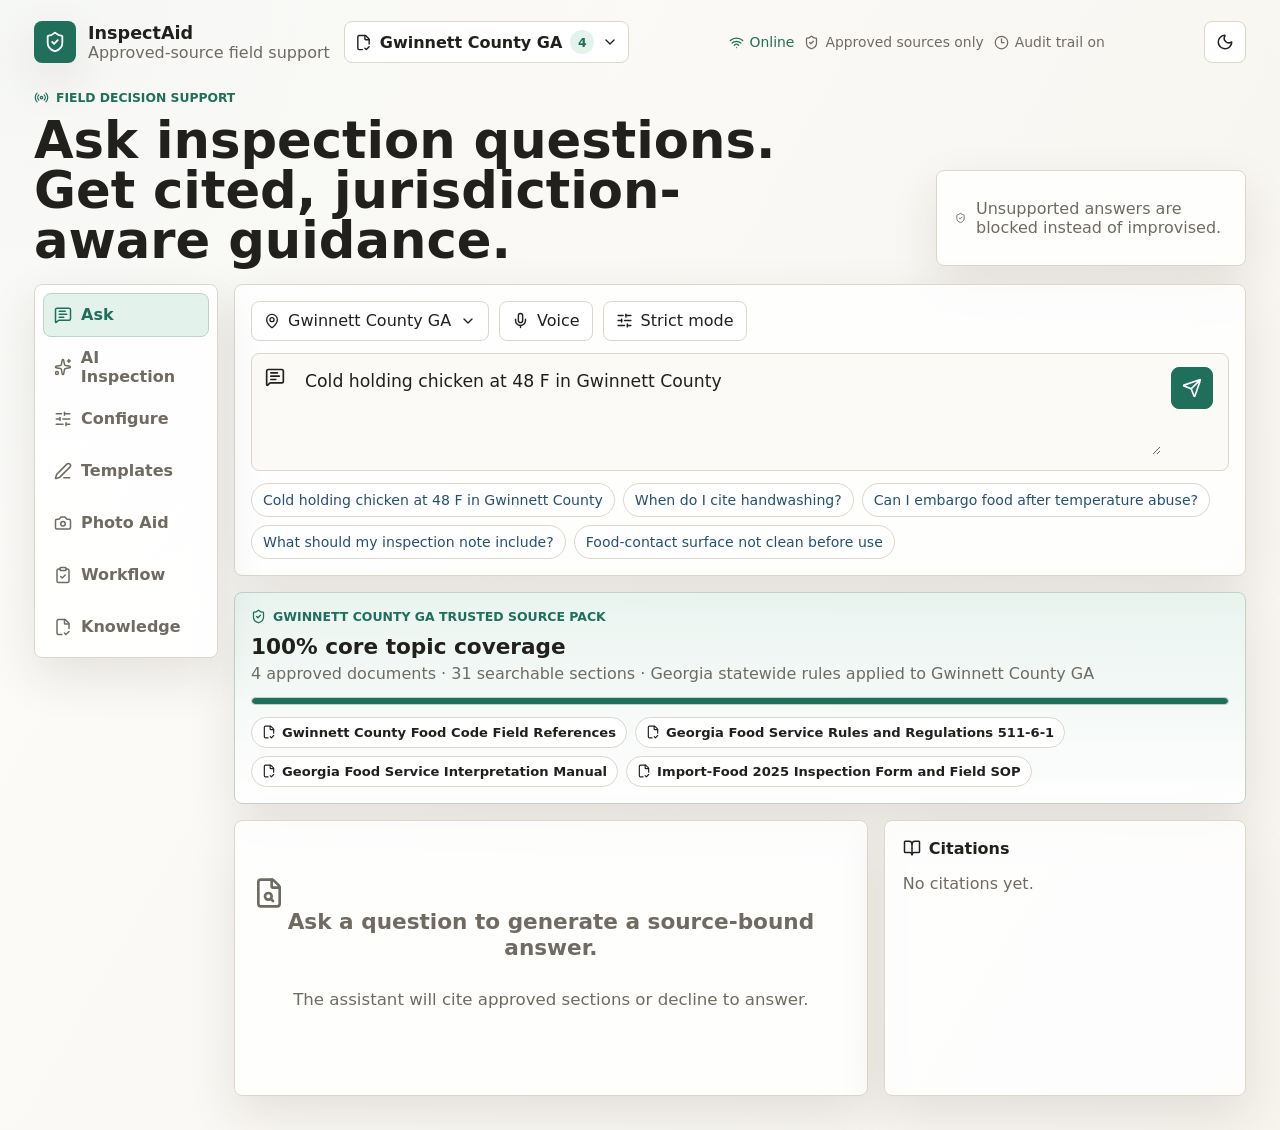
<file: inspections.html>
<!doctype html>
<html lang="en">
  <head>
    <meta charset="UTF-8" />
    <meta name="viewport" content="width=device-width, initial-scale=1.0" />
    <meta name="theme-color" content="#f7f4ee" />
    <title>InspectAid Inspections</title>
    <script type="module" crossorigin src="./assets/index-vUMj6uoB.js"></script>
    <link rel="stylesheet" crossorigin href="./assets/index-DR5mH20v.css">
  </head>
  <body>
    <div id="root"></div>
  </body>
</html>
</file>
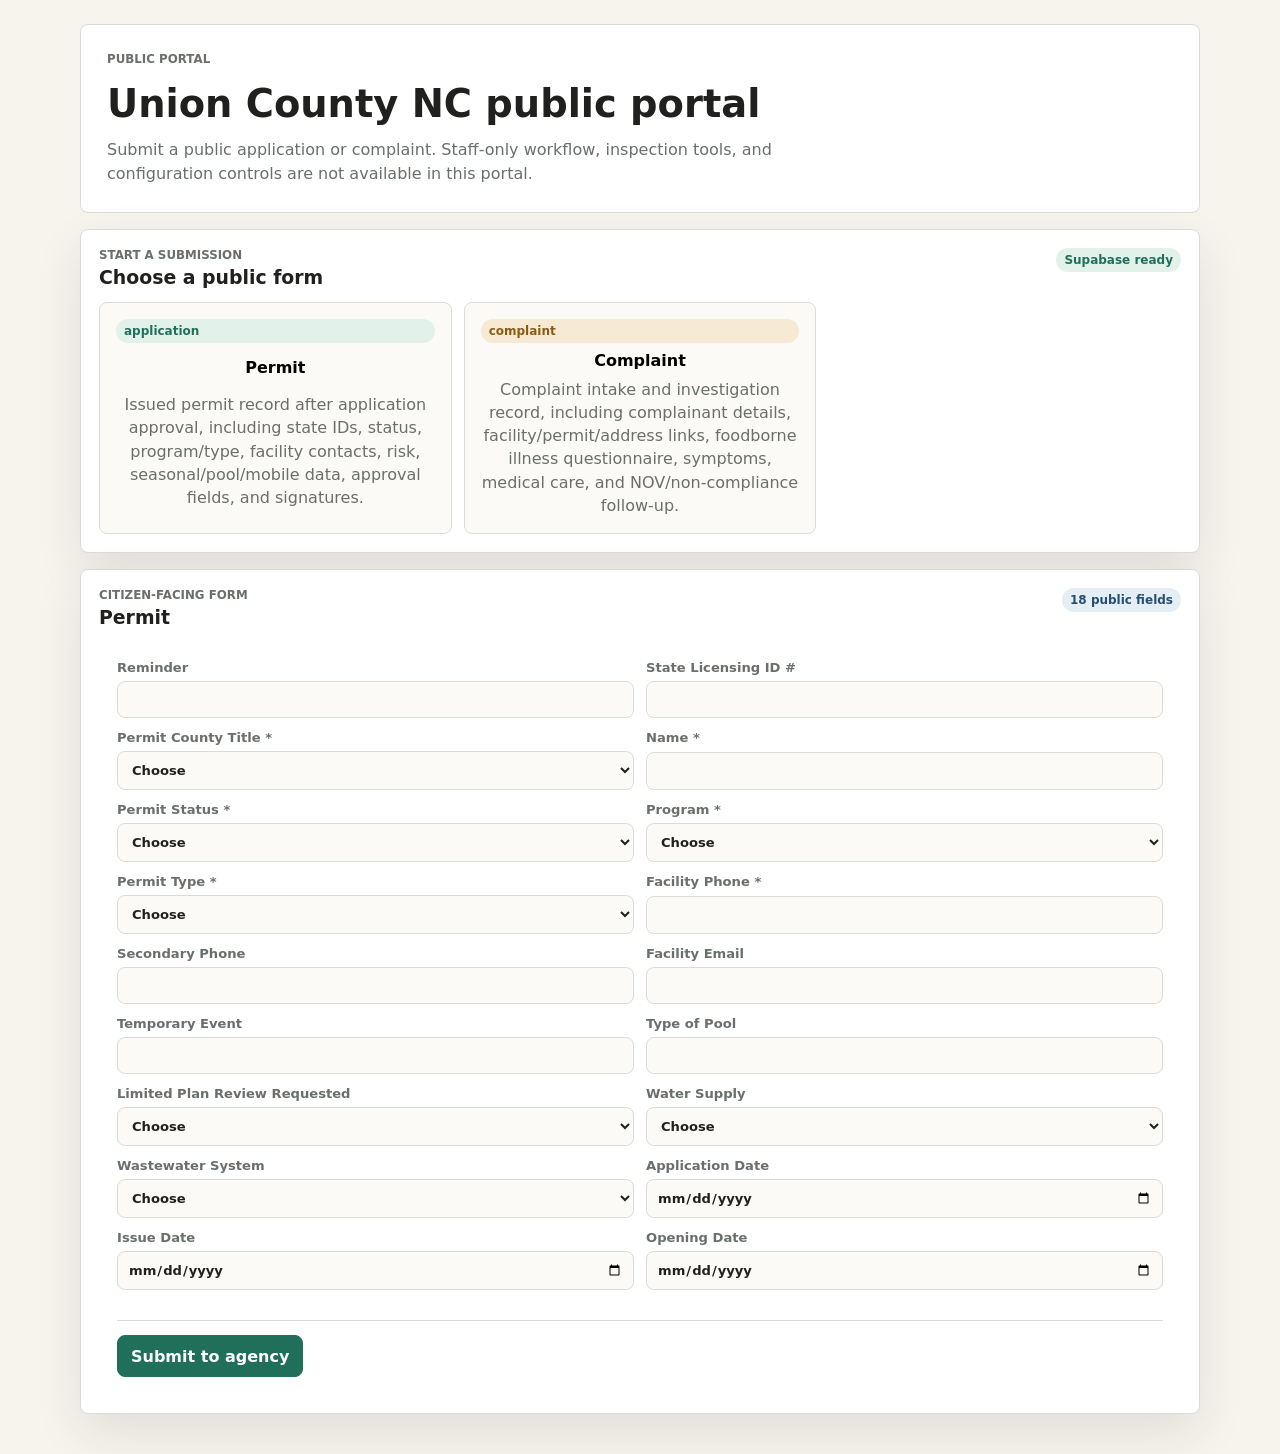
<file: public.html>
<!doctype html>
<html lang="en">
  <head>
    <meta charset="UTF-8" />
    <meta name="viewport" content="width=device-width, initial-scale=1.0" />
    <meta name="theme-color" content="#f7f4ee" />
    <title>InspectAid Public Portal</title>
    <link rel="stylesheet" href="./agency.css?v=supabase-foundation-1" />
  </head>
  <body data-access-mode="public">
    <main class="public-page">
      <section class="public-hero">
        <p class="eyebrow">Public portal</p>
        <h1 id="portalAgencyName">Agency public portal</h1>
        <p>Submit a public application or complaint. Staff-only workflow, inspection tools, and configuration controls are not available in this portal.</p>
      </section>

      <section class="panel">
        <div class="panel-head">
          <div>
            <p class="eyebrow">Start a submission</p>
            <h2>Choose a public form</h2>
          </div>
          <span id="portalDataStatus" class="pill warn">local/offline ready</span>
        </div>
        <div id="publicFormChoices" class="public-actions"></div>
      </section>

      <section class="panel">
        <div class="panel-head">
          <div>
            <p class="eyebrow">Citizen-facing form</p>
            <h2 id="publicFormTitle">Select a form</h2>
          </div>
          <span id="publicFormMeta" class="pill">public only</span>
        </div>
        <form id="publicSubmissionForm" class="full-form-preview"></form>
      </section>
    </main>

    <script defer src="./agency-config.js?v=db-live-1"></script>
    <script defer src="./agency-supabase.js?v=db-live-2"></script>
    <script defer src="./agency-data.js?v=db-live-3"></script>
    <script defer src="./agency-seeds.js?v=union-hs-1"></script>
    <script defer src="./public-portal.js?v=supabase-foundation-1"></script>
  </body>
</html>
</file>
<file: assets/index-DR5mH20v.css>
:root{--ink:#21201d;--muted:#706b62;--line:#ddd6ca;--paper:#fbfaf7;--warm:#f3eee5;--green:#1f6f5b;--green-soft:#e4f2ec;--blue:#244f75;--blue-soft:#e7eef4;--amber:#8a5b12;--amber-soft:#f6ead4;--red:#9b2f28;--red-soft:#f7dedb;--shadow:0 18px 48px #2b251c1c;color:var(--ink);font-family:Inter,ui-sans-serif,system-ui,-apple-system,BlinkMacSystemFont,Segoe UI,sans-serif}*{box-sizing:border-box}body{background:linear-gradient(120deg,#ffffffb8,#f7f4eec2),radial-gradient(circle at 0 0,#1f6f5b1c,#0000 38%),#f7f4ee;min-height:100vh;margin:0}button,select,textarea{font:inherit}button{cursor:pointer}.shell{min-height:100vh;display:block}.brand{align-items:center;gap:12px;margin-bottom:26px;display:flex}.brand.compact{margin-bottom:0}.mark{color:#fff;background:var(--green);width:42px;height:42px;box-shadow:var(--shadow);border-radius:8px;place-items:center;display:grid}.brand strong,.brand span{display:block}.brand strong{font-size:1.1rem}.brand span,.muted,.doc-card p,.doc-card small,.citation small,.history small,.trust-panel,.status-strip,.section-title{color:var(--muted)}.side-section{margin-bottom:24px}.section-title,.panel-title{align-items:center;gap:8px;margin-bottom:12px;font-weight:750;display:flex}.metric-grid{grid-template-columns:1fr 1fr;gap:10px;display:grid}.metric-grid>div{border:1px solid var(--line);background:#fff;border-radius:8px;padding:13px}.metric-grid strong,.metric-grid span{display:block}.metric-grid strong{font-size:1.4rem}.metric-grid span{color:var(--muted);font-size:.82rem}.doc-list{gap:10px;display:grid}.doc-card{border:1px solid var(--line);background:#fff;border-radius:8px;padding:14px}.doc-card h3{margin:10px 0 6px;font-size:.96rem;line-height:1.25}.doc-card p,.doc-card small{margin:0;font-size:.82rem}.pill,.severity{background:var(--blue-soft);min-height:26px;color:var(--blue);white-space:nowrap;border-radius:999px;align-items:center;gap:6px;padding:4px 9px;font-size:.78rem;font-weight:750;display:inline-flex}.pill.good,.severity.critical,.severity.priority,.severity.procedure{color:var(--green);background:var(--green-soft)}.severity.unsupported,.severity.unavailable{color:var(--red);background:var(--red-soft)}.severity.general,.severity.priority-foundation{color:var(--amber);background:var(--amber-soft)}.history{gap:8px;display:grid}.history button{text-align:left;border:1px solid var(--line);background:#fff;border-radius:8px;gap:3px;padding:10px;display:grid}.history span{text-overflow:ellipsis;white-space:nowrap;overflow:hidden}.workspace{min-width:0;padding:18px clamp(18px,3vw,34px) 34px}.topbar{justify-content:space-between;align-items:center;gap:12px;min-height:48px;display:flex}.topbar-left{align-items:center;gap:14px;min-width:0;display:flex}.library-picker{z-index:20;position:relative}.library-trigger{border:1px solid var(--line);min-height:42px;color:var(--ink);background:#fff;border-radius:8px;align-items:center;gap:8px;padding:0 10px;font-weight:760;display:inline-flex}.library-trigger strong{background:var(--green-soft);min-width:24px;height:24px;color:var(--green);border-radius:999px;place-items:center;font-size:.78rem;display:grid}.library-menu{border:1px solid var(--line);width:min(460px,100vw - 36px);box-shadow:var(--shadow);background:#fff;border-radius:8px;padding:10px;position:absolute;top:calc(100% + 8px);left:0}.library-search{border:1px solid var(--line);background:var(--paper);border-radius:8px;grid-template-columns:22px minmax(0,1fr);align-items:center;gap:8px;min-height:42px;padding:0 10px;display:grid}.library-search input{width:100%;color:var(--ink);font:inherit;background:0 0;border:0;outline:0}.library-summary{color:var(--muted);justify-content:space-between;gap:10px;padding:10px 2px 8px;font-size:.82rem;display:flex}.library-options{gap:6px;max-height:290px;display:grid;overflow:auto}.library-options button{border:1px solid var(--line);text-align:left;color:var(--muted);background:#fff;border-radius:8px;grid-template-columns:22px minmax(0,1fr);align-items:start;gap:8px;padding:10px;display:grid}.library-options button.selected{background:var(--green-soft);color:var(--green);border-color:#a8ccbf}.library-options button span{gap:3px;display:grid}.library-options button strong{color:var(--ink);font-size:.92rem}.library-options button small{color:var(--muted);line-height:1.3}.icon-button,.send-button{border:1px solid var(--line);width:42px;height:42px;color:var(--ink);background:#fff;border-radius:8px;place-items:center;display:grid}.status-strip{flex-wrap:wrap;justify-content:center;align-items:center;gap:10px;font-size:.87rem;display:flex}.status-strip span{align-items:center;gap:6px;display:inline-flex}.status-strip .online{color:var(--green)}.status-strip .offline{color:var(--amber)}.hero-band{grid-template-columns:minmax(0,1fr) minmax(230px,310px);align-items:end;gap:18px;padding:24px 0 18px;display:grid}.eyebrow{color:var(--green);text-transform:uppercase;align-items:center;gap:7px;margin:0 0 10px;font-size:.77rem;font-weight:780;display:flex}h1{max-width:780px;margin:0;font-size:clamp(2rem,4vw,4.6rem);line-height:.98}.trust-panel,.ask-panel,.answer-panel,.citation-panel,.photo-panel,.workflow-panel,.admin-panel{border:1px solid var(--line);box-shadow:var(--shadow);background:#ffffffdb;border-radius:8px}.trust-panel{align-items:center;gap:10px;min-height:96px;padding:18px;display:flex}.ask-panel{padding:16px}.source-pack-panel{box-shadow:var(--shadow);background:linear-gradient(#e8f4efeb,#ffffffe6);border:1px solid #bfd2ca;border-radius:8px;gap:12px;margin-top:16px;padding:16px;display:grid}.source-pack-kicker{color:var(--green);text-transform:uppercase;letter-spacing:0;align-items:center;gap:7px;font-size:.78rem;font-weight:850;display:inline-flex}.source-pack-panel h2{margin:6px 0 3px;font-size:1.35rem}.source-pack-panel p{color:var(--muted);margin:0;line-height:1.45}.source-pack-meter{background:#ffffffe6;border:1px solid #bdd2c9;border-radius:999px;height:8px;overflow:hidden}.source-pack-meter span{border-radius:inherit;background:var(--green);height:100%;display:block}.source-doc-list{flex-wrap:wrap;gap:8px;display:flex}.source-doc-list span{border:1px solid var(--line);color:var(--ink);background:#fff;border-radius:999px;align-items:center;gap:6px;padding:7px 10px;font-size:.82rem;font-weight:720;display:inline-flex}.source-pack-note{font-size:.86rem}.feature-shell{grid-template-columns:184px minmax(0,1fr);align-items:start;gap:16px;display:grid}.feature-menu{border:1px solid var(--line);box-shadow:var(--shadow);background:#ffffffdb;border-radius:8px;gap:8px;padding:8px;display:grid;position:sticky;top:18px}.feature-menu button{min-height:44px;color:var(--muted);text-align:left;background:0 0;border:1px solid #0000;border-radius:8px;align-items:center;gap:9px;padding:0 10px;font-weight:760;display:flex}.feature-menu button.active{background:var(--green-soft);color:var(--green);border-color:#bfd2ca}.feature-stage{min-width:0}.inspection-screen{gap:16px;display:grid}.inspection-header,.inspection-metrics,.inspection-layout,.inspection-item,.temperature-panel,.finalize-panel,.assist-panel{border:1px solid var(--line);box-shadow:var(--shadow);background:#ffffffe0;border-radius:8px}.inspection-header{justify-content:space-between;align-items:flex-end;gap:16px;padding:18px;display:flex}.inspection-header h2{margin:8px 0 6px;font-size:1.55rem}.inspection-header p{max-width:680px;color:var(--muted);margin:0;line-height:1.45}.inspection-header label{border:1px solid var(--line);background:#fff;border-radius:8px;align-items:center;gap:8px;min-height:42px;padding:0 12px;display:inline-flex}.inspection-controls{justify-items:end;gap:10px;display:grid}.report-preview-button{background:var(--green);color:#fff;border:1px solid #b8d5cb;border-radius:8px;align-items:center;gap:8px;min-height:42px;padding:0 12px;font-weight:850;display:inline-flex}.report-preview-button span{background:#fff3;border-radius:999px;place-items:center;min-width:22px;height:22px;font-size:.78rem;display:grid}.checklist-filter-tabs{flex-wrap:wrap;justify-content:flex-end;gap:6px;display:flex}.checklist-filter-tabs button{border:1px solid var(--line);min-height:34px;color:var(--muted);background:#fff;border-radius:8px;padding:0 10px;font-weight:800}.checklist-filter-tabs button.active{background:var(--green-soft);color:var(--green);border-color:#a8ccbf}.checklist-filter-tabs .jump-tab{background:var(--blue-soft);color:var(--blue);border-color:#bfd2ca}#temperature-readings-section,#finalize-inspection-section{scroll-margin-top:150px}.premium-badge,.assist-badge{background:var(--green-soft);color:var(--green);border:1px solid #b8d5cb;border-radius:999px;align-items:center;gap:6px;font-weight:820;display:inline-flex}.premium-badge{min-height:28px;padding:4px 10px;font-size:.8rem}.inspection-metrics{grid-template-columns:repeat(4,minmax(0,1fr));display:grid;overflow:hidden}.inspection-metrics div{border-left:1px solid var(--line);padding:15px 18px}.inspection-metrics div:first-child{border-left:0}.inspection-metrics strong,.inspection-metrics span{display:block}.inspection-metrics strong{font-size:1.5rem}.inspection-metrics span{color:var(--muted);text-transform:uppercase;font-size:.74rem;font-weight:800}.inspection-layout{grid-template-columns:minmax(0,1fr) minmax(320px,390px);align-items:start;gap:0;display:grid;overflow:hidden}.checklist-list{gap:10px;max-height:720px;padding:14px;display:grid;overflow:auto}.inspection-item{box-shadow:none;padding:12px}.inspection-item.selected{background:#f4fbf8;border-color:#9fcbbd}.temperature-panel{gap:14px;padding:16px;display:grid}.temperature-head{justify-content:space-between;align-items:center;gap:14px;display:flex}.temperature-head h3{margin:8px 0 0;font-size:1.24rem}.temperature-head>strong{background:var(--blue-soft);min-width:42px;height:42px;color:var(--blue);border-radius:8px;place-items:center;font-size:1.2rem;display:grid}.temperature-entry{grid-template-columns:minmax(180px,.9fr) repeat(3,minmax(0,1fr)) auto;align-items:end;gap:10px;display:grid}.temperature-entry label{gap:6px;display:grid}.temperature-entry span{color:var(--muted);text-transform:uppercase;font-size:.78rem;font-weight:850}.temperature-entry input,.temperature-entry select{border:1px solid var(--line);width:100%;min-height:42px;font:inherit;background:#fff;border-radius:8px;padding:0 10px}.temperature-save{gap:8px;width:auto;min-height:42px;padding:0 14px}.temperature-save:disabled{cursor:not-allowed;border-color:var(--line);background:var(--warm);color:var(--muted)}.temperature-list{gap:8px;display:grid}.temperature-list article{border:1px solid var(--line);background:#fff;border-radius:8px;grid-template-columns:34px minmax(0,1fr) auto 36px;align-items:center;gap:10px;padding:9px;display:grid}.temperature-list article>span{background:var(--green-soft);height:30px;color:var(--green);border-radius:8px;place-items:center;font-weight:900;display:grid}.temperature-list strong,.temperature-list small{display:block}.temperature-list small{color:var(--muted);margin-top:2px}.temperature-list b{font-size:1.08rem}.temperature-list button{border:1px solid var(--line);min-height:34px;color:var(--muted);background:#fff;border-radius:8px}.finalize-panel{grid-template-columns:minmax(0,1fr) auto auto;align-items:center;gap:14px;padding:16px;display:grid}.finalize-panel h3{margin:8px 0 5px;font-size:1.22rem}.finalize-panel p{max-width:780px;color:var(--muted);margin:0;line-height:1.45}.finalize-summary{flex-wrap:wrap;justify-content:flex-end;gap:7px;display:flex}.finalize-summary span{border:1px solid var(--line);min-height:30px;color:var(--muted);background:#fff;border-radius:999px;align-items:center;padding:0 10px;font-size:.78rem;font-weight:850;display:inline-flex}.finalize-button{gap:8px;width:auto;min-height:42px;padding:0 14px}.inspection-item-main{grid-template-columns:minmax(0,1fr) auto;align-items:start;gap:10px;display:grid}.item-title{text-align:left;color:var(--ink);background:0 0;border:0;grid-template-columns:54px minmax(0,1fr);gap:8px 10px;padding:0;display:grid}.item-title span{background:var(--blue-soft);min-height:34px;color:var(--blue);border-radius:8px;grid-row:span 2;place-items:center;font-weight:850;display:grid}.item-title strong{line-height:1.3}.item-title small{color:var(--muted);line-height:1.3}.assist-badge{white-space:nowrap;border-radius:8px;min-height:34px;padding:0 10px}.status-buttons,.assist-status-row{flex-wrap:wrap;gap:7px;display:flex}.status-buttons{margin-top:12px}.status-buttons button,.assist-status-row button{border:1px solid var(--line);min-width:58px;min-height:34px;color:var(--muted);background:#fff;border-radius:8px;font-weight:850}.status-buttons button.active.in,.assist-status-row button.active.in{background:var(--green-soft);color:var(--green);border-color:#91bfae}.status-buttons button.active.out,.assist-status-row button.active.out{background:var(--red-soft);color:var(--red);border-color:#dda7a1}.status-buttons button.active.na,.status-buttons button.active.no,.assist-status-row button.active.na,.assist-status-row button.active.no{background:var(--amber-soft);color:var(--amber);border-color:#d9c090}.assist-panel{min-height:560px;box-shadow:none;border-width:0 0 0 1px;border-radius:0;padding:18px;position:sticky;top:18px}.assist-panel h3{margin:12px 0 6px;font-size:1.18rem;line-height:1.25}.assist-category{color:var(--muted);margin:0 0 14px}.assist-block{border-top:1px solid var(--line);margin-top:16px;padding-top:14px}.assist-block strong{margin-bottom:6px;display:block}.assist-block p{color:#3d3933;margin:0 0 8px;line-height:1.48}.violation-capture{background:var(--red-soft);border:1px solid #dda7a1;border-radius:8px;gap:12px;margin-top:16px;padding:14px;display:grid}.violation-capture .panel-title{color:var(--red);margin-bottom:0}.violation-capture label{color:var(--ink);gap:6px;font-weight:760;display:grid}.violation-capture label span{color:#5f554b;font-size:.84rem}.violation-capture select,.violation-capture input[type=date],.violation-capture textarea{width:100%;color:var(--ink);background:#fff;border:1px solid #d4c5b8;border-radius:8px;outline:0;padding:10px}.violation-capture textarea{resize:vertical;min-height:92px;line-height:1.45}.violation-summary p{margin-bottom:12px}.modal-backdrop{z-index:30;background:#21201d7a;place-items:center;padding:18px;display:grid;position:fixed;inset:0}.violation-modal{background:var(--paper);border:1px solid #cdbdac;border-radius:8px;gap:14px;width:min(720px,100%);max-height:calc(100vh - 36px);padding:18px;display:grid;overflow:auto;box-shadow:0 24px 80px #21201d47}.modal-header{justify-content:space-between;align-items:start;gap:18px;display:flex}.modal-header h2{margin:8px 0 4px;font-size:clamp(1.35rem,2vw,1.9rem)}.modal-header p{color:var(--muted);margin:0;line-height:1.4}.alert-badge{color:var(--red);background:var(--red-soft);border-color:#e7b3ac}.temperature-alert-summary{grid-template-columns:repeat(3,minmax(0,1fr));gap:8px;display:grid}.temperature-alert-summary div{border:1px solid var(--line);background:#fff;border-radius:8px;padding:10px}.temperature-alert-summary strong,.temperature-alert-summary span{display:block}.temperature-alert-summary strong{color:var(--muted);text-transform:uppercase;font-size:.76rem}.temperature-alert-summary span{margin-top:4px;line-height:1.35}.finalize-modal{width:min(880px,100%)}.finalize-form{grid-template-columns:repeat(2,minmax(0,1fr));gap:12px;display:grid}.finalize-form label{gap:6px;display:grid}.finalize-form .wide{grid-column:1/-1}.finalize-form span{color:var(--muted);text-transform:uppercase;font-size:.78rem;font-weight:850}.finalize-form input,.finalize-form select,.finalize-form textarea{border:1px solid var(--line);width:100%;min-height:42px;color:var(--ink);background:#fff;border-radius:8px;padding:0 10px}.finalize-form textarea{resize:vertical;min-height:92px;padding:10px}.finalize-readiness{grid-template-columns:repeat(3,minmax(0,1fr));gap:8px;display:grid}.finalize-readiness div{border:1px solid var(--line);background:#fff;border-radius:8px;padding:12px}.finalize-readiness strong,.finalize-readiness span{display:block}.finalize-readiness strong{font-size:1.28rem}.signature-stage{gap:12px;display:grid}.signature-pad{gap:8px;display:grid}.signature-pad>div{justify-content:space-between;align-items:center;gap:10px;display:flex}.signature-pad button{border:1px solid var(--line);min-height:30px;color:var(--muted);background:#fff;border-radius:8px;padding:0 10px;font-weight:800}.signature-pad canvas{border:1px solid var(--line);touch-action:none;background:#fff;border-radius:8px;width:100%;height:150px}.signature-pad small{color:var(--muted);font-weight:750}.finalized-confirmation{background:var(--green-soft);color:var(--green);border:1px solid #b8d5cb;border-radius:8px;align-items:start;gap:10px;padding:12px;display:flex}.finalized-confirmation strong,.finalized-confirmation span{display:block}.finalized-confirmation span{color:var(--muted);margin-top:2px}.modal-actions{flex-wrap:wrap;justify-content:flex-end;gap:10px;display:flex}.modal-save{gap:8px;width:auto;min-width:150px;padding:0 14px}.report-backdrop{align-items:start;overflow:auto}.report-modal{background:var(--paper);border:1px solid #cdbdac;border-radius:8px;gap:16px;width:min(1120px,100%);max-height:none;padding:18px;display:grid;box-shadow:0 24px 80px #21201d47}.report-modal-header{z-index:2;background:var(--paper);border-bottom:1px solid var(--line);padding-bottom:12px;position:sticky;top:0}.report-preview-stack{gap:18px;display:grid}.official-report-page{color:#111;background:#fff;border:1px solid #8c8982;min-height:980px;padding:28px;font-family:Arial,Helvetica,sans-serif;position:relative;box-shadow:0 8px 24px #21201d14}.official-page-count{font-size:.9rem;font-weight:800;position:absolute;top:12px;right:28px}.official-top{border:1px solid #222;grid-template-columns:120px minmax(0,1fr) 150px 150px;align-items:stretch;display:grid}.gnr-logo{place-items:center;font-size:2.2rem;font-weight:900;display:grid}.official-title{text-align:center;place-items:center;padding:10px;display:grid}.official-title strong,.official-title span{display:block}.score-box{text-align:center;border-left:1px solid #222;grid-template-rows:32px 1fr;display:grid}.score-box strong{background:var(--blue);color:#fff;text-transform:uppercase;place-items:center;font-size:.78rem;display:grid}.score-box span{place-items:center;min-height:115px;font-size:2.5rem;display:grid}.official-field-grid,.official-addendum-fields{border:1px solid #222;border-top:0;grid-template-columns:repeat(4,minmax(0,1fr));display:grid}.official-field-grid div,.official-addendum-fields div{border-top:1px solid #aaa;border-left:1px solid #aaa;align-items:center;gap:8px;min-height:34px;padding:5px 7px;font-size:.86rem;display:flex}.official-field-grid div:first-child,.official-field-grid div:nth-child(2){grid-column:span 2}.official-addendum-fields div{min-height:40px}.official-addendum-fields div:first-child,.official-addendum-fields div:nth-child(4){grid-column:span 2}.official-field-grid strong,.official-addendum-fields strong{white-space:nowrap}.official-field-grid span{border-bottom:1px solid #222;flex:1;min-height:18px}.official-band{background:var(--blue);color:#fff;text-align:center;text-transform:uppercase;place-items:center;min-height:34px;font-size:1.05rem;font-weight:900;display:grid}.official-status-summary{border:1px solid #222;border-top:0;grid-template-columns:repeat(4,minmax(0,1fr));display:grid}.official-status-summary div{border-left:1px solid #aaa;padding:10px}.official-status-summary div:first-child{border-left:0}.official-status-summary strong,.official-status-summary span{display:block}.official-status-summary strong{font-size:1.45rem}.official-status-summary span{text-transform:uppercase;font-size:.72rem}.official-temperature-grid{border:1px solid #222;border-top:0;grid-template-columns:minmax(0,1.45fr) .55fr minmax(0,1.45fr) .55fr minmax(0,1.45fr) .55fr;display:grid}.official-temperature-grid div{border-top:1px solid #aaa;border-left:1px solid #aaa;min-height:32px;padding:5px 7px;font-size:.74rem;line-height:1.25}.official-temperature-grid div:nth-child(6n+1){border-left:0}.official-temperature-head{place-items:center;font-weight:900;display:grid;font-size:.8rem!important}.mapped-checklist-grid{border:1px solid #222;border-top:0;grid-template-columns:repeat(2,minmax(0,1fr));display:grid}.mapped-row{border-top:1px solid #aaa;border-left:1px solid #aaa;grid-template-columns:48px minmax(0,1fr) 56px;align-items:center;min-height:34px;font-size:.76rem;display:grid}.mapped-row span,.mapped-row em{border-right:1px solid #aaa;place-items:center;height:100%;font-style:normal;font-weight:850;display:grid}.mapped-row strong{padding:4px 7px;font-weight:650}.mapped-row.out{background:#fff5f2}.mapped-row.out em{color:var(--red)}.official-footer{border:1px solid #222;grid-template-columns:repeat(3,minmax(0,1fr));display:grid;position:absolute;bottom:24px;left:28px;right:28px}.official-footer span{border-left:1px solid #aaa;align-items:center;min-height:38px;padding:6px 8px;font-size:.82rem;font-weight:800;display:flex}.official-footer span:first-child{border-left:0}.official-footer img{object-fit:contain;max-width:100%;max-height:32px}.addendum-report-page h3{text-align:center;margin:12px 0 8px;font-size:1.35rem}.official-violation-table{border:1px solid #222;border-top:0;display:grid}.official-violation-table article{border-top:1px solid #aaa;grid-template-columns:88px minmax(0,1fr);min-height:116px;display:grid}.official-item-number{border-right:1px solid #aaa;place-items:center;font-size:1.15rem;font-weight:900;display:grid}.official-violation-table article>div:last-child{padding:10px 12px}.official-violation-table strong,.official-violation-table p,.official-violation-table small{margin:0 0 6px;display:block}.official-violation-table p{line-height:1.35}.official-violation-table small{color:#444;font-weight:800}.official-empty-report{color:#555;border:1px solid #222;border-top:0;place-items:center;min-height:360px;font-weight:800;display:grid}.report-actions{background:var(--paper);border-top:1px solid var(--line);padding-top:12px;position:sticky;bottom:0}.violation-chat{gap:12px;display:grid}.code-context{gap:8px;display:grid}.code-context div,.code-context p{border:1px solid var(--line);background:#fff;border-radius:8px;margin:0;padding:10px}.code-context strong,.code-context span{display:block}.code-context strong{color:var(--green)}.code-context span{color:var(--muted);margin-top:3px;font-size:.84rem;line-height:1.35}.prompt-row{flex-wrap:wrap;gap:7px;display:flex}.prompt-row button{border:1px solid var(--line);color:var(--blue);background:#fff;border-radius:999px;padding:7px 10px;font-size:.84rem;line-height:1.25}.chat-thread{gap:8px;display:grid}.chat-message{border:1px solid var(--line);background:#fff;border-radius:8px;gap:4px;padding:10px;display:grid}.chat-message.assist{background:var(--green-soft);border-color:#b8d5cb}.chat-message span{color:var(--muted);text-transform:uppercase;font-size:.76rem;font-weight:850}.chat-message p{margin:0;line-height:1.43}.chat-input-row{grid-template-columns:minmax(0,1fr) 42px;align-items:start;gap:8px;display:grid}.chat-input-row textarea{border:1px solid var(--line);background:#fff;border-radius:8px;min-height:72px;padding:10px;font-size:.94rem}.repeat-warning{border:1px solid var(--line);background:#fff;border-radius:8px;justify-content:space-between;align-items:center;gap:10px;padding:10px;display:flex}.repeat-warning.active{background:var(--red-soft);border-color:#e7b3ac}.repeat-warning div,.repeat-warning button{align-items:center;gap:7px;display:inline-flex}.repeat-warning div{color:var(--muted);font-weight:850}.repeat-warning.active div{color:var(--red)}.repeat-warning button{border:1px solid var(--line);min-height:34px;color:var(--blue);background:#fff;border-radius:8px;padding:0 10px;font-weight:850}.history-list{gap:10px;display:grid}.history-list article,.history-empty{border:1px solid var(--line);background:#fff;border-radius:8px;padding:12px}.history-list article div{flex-wrap:wrap;justify-content:space-between;gap:12px;margin-bottom:8px;display:flex}.history-list span{color:var(--red);font-weight:850}.history-list p,.history-empty{color:var(--muted);margin:0;line-height:1.42}.history-list p+p{margin-top:7px}.config-wizard{gap:16px;display:grid}.config-hero,.wizard-steps,.wizard-panel{border:1px solid var(--line);box-shadow:var(--shadow);background:#ffffffe0;border-radius:8px}.config-hero{grid-template-columns:minmax(0,1fr) minmax(260px,340px);align-items:end;gap:16px;padding:18px;display:grid}.config-hero h2{margin:10px 0 6px;font-size:1.6rem}.config-hero p,.wizard-copy p{color:var(--muted);margin:0;line-height:1.45}.profile-stamp{background:var(--green-soft);color:#204b3f;border:1px solid #bfd2ca;border-radius:8px;align-items:center;gap:10px;padding:14px;font-weight:760;display:flex}.wizard-steps{grid-template-columns:repeat(5,minmax(0,1fr));gap:8px;padding:8px;display:grid}.wizard-steps button{min-height:48px;color:var(--muted);background:0 0;border:1px solid #0000;border-radius:8px;justify-content:center;align-items:center;gap:8px;font-weight:800;display:flex}.wizard-steps span{background:var(--warm);border-radius:999px;place-items:center;width:24px;height:24px;display:grid}.wizard-steps button.active{background:var(--green-soft);color:var(--green);border-color:#a8ccbf}.wizard-steps button.complete span{background:var(--green);color:#fff}.wizard-panel{padding:18px}.wizard-copy{margin-bottom:16px}.wizard-copy h3{margin:0 0 6px;font-size:1.22rem}.template-mapper{gap:16px;display:grid}.template-toolbar,.template-workbench,.template-side-panel{border:1px solid var(--line);box-shadow:var(--shadow);background:#ffffffe0;border-radius:8px}.template-toolbar{grid-template-columns:120px minmax(150px,.65fr) minmax(180px,1fr) minmax(220px,1.1fr) auto auto;align-items:end;gap:10px;padding:14px;display:grid}.template-toolbar label{gap:6px;display:grid}.template-toolbar span{color:var(--muted);text-transform:uppercase;font-size:.76rem;font-weight:850}.template-toolbar select,.template-toolbar input,.template-toolbar button{border:1px solid var(--line);min-height:42px;color:var(--ink);background:#fff;border-radius:8px;padding:0 10px;font-weight:800}.template-toolbar button{justify-content:center;align-items:center;gap:8px;display:inline-flex}.template-workbench{grid-template-columns:minmax(0,1fr) minmax(300px,360px);gap:0;display:grid;overflow:hidden}.template-canvas-panel{min-width:0;max-height:820px;padding:14px;overflow:auto}.template-page-shell{cursor:crosshair;background:#fff;border:1px solid #8c8982;width:min(760px,100%);margin:0 auto;position:relative}.template-page-shell img{-webkit-user-select:none;user-select:none;width:100%;height:auto;display:block}.template-pin{background:var(--blue);color:#fff;border:2px solid #fff;border-radius:999px;place-items:center;width:24px;height:24px;font-size:.72rem;font-weight:900;display:grid;position:absolute;transform:translate(-50%,-50%);box-shadow:0 6px 16px #00000038}.template-pin.status,.template-pin.cos,.template-pin.repeat{background:var(--green)}.template-pin.observation{background:var(--amber)}.template-pin.signature{background:var(--red)}.template-pin.selected{outline:3px solid #244f7547;transform:translate(-50%,-50%)scale(1.18)}.template-side-panel{box-shadow:none;border-width:0 0 0 1px;border-radius:0;padding:14px;overflow:auto}.template-summary{grid-template-columns:repeat(3,minmax(0,1fr));gap:8px;margin-bottom:12px;display:grid}.template-summary div,.template-note,.template-saved{border:1px solid var(--line);background:#fff;border-radius:8px;padding:10px}.template-summary strong,.template-summary span{display:block}.template-summary strong{font-size:1.08rem}.template-summary span{color:var(--muted);font-size:.75rem}.template-saved{color:var(--green);align-items:center;gap:9px;margin-bottom:12px;font-weight:800;display:flex}.template-editor{background:var(--green-soft);border:1px solid #bfd2ca;border-radius:8px;gap:10px;margin-bottom:12px;padding:10px;display:grid}.template-editor>strong{color:var(--green)}.template-editor p{color:var(--muted);margin:0;line-height:1.4}.template-editor label{gap:5px;display:grid}.template-editor label span{color:var(--muted);text-transform:uppercase;font-size:.74rem;font-weight:850}.template-editor select,.template-editor input{background:#fff;border:1px solid #b8d5cb;border-radius:8px;width:100%;min-height:38px;padding:0 9px}.template-coordinate-row{grid-template-columns:repeat(2,minmax(0,1fr));gap:8px;display:grid}.template-nudge-grid{grid-template-columns:repeat(3,minmax(0,1fr));gap:6px;display:grid}.template-nudge-grid button,.template-delete{min-height:34px;color:var(--green);background:#fff;border:1px solid #b8d5cb;border-radius:8px;font-weight:850}.template-nudge-grid button:first-child,.template-nudge-grid button:last-child{grid-column:2}.template-delete{color:var(--red);border-color:#e7b3ac;justify-content:center;align-items:center;gap:7px;display:inline-flex}.template-point-list{gap:8px;display:grid}.template-point-list article{border:1px solid var(--line);cursor:pointer;background:#fff;border-radius:8px;grid-template-columns:12px minmax(0,1fr) 32px;align-items:center;gap:9px;padding:9px;display:grid}.template-point-list article.selected{background:var(--green-soft);border-color:#a8ccbf}.template-point-list strong,.template-point-list small{display:block}.template-point-list small{color:var(--muted);margin-top:2px}.template-point-list button{border:1px solid var(--line);min-height:30px;color:var(--muted);background:#fff;border-radius:8px}.template-dot{background:var(--blue);border-radius:999px;width:10px;height:10px}.template-note{margin-top:12px}.template-note p{color:var(--muted);margin:6px 0 0;line-height:1.42}.split-copy{justify-content:space-between;align-items:end;gap:14px;display:flex}.department-grid,.source-picker{gap:10px;display:grid}.department-grid{grid-template-columns:repeat(2,minmax(0,1fr))}.department-grid button,.source-picker button{border:1px solid var(--line);text-align:left;color:var(--ink);background:#fff;border-radius:8px;gap:8px;padding:14px;display:grid}.department-grid button.selected,.source-picker button.selected{background:#f4fbf8;border-color:#9fcbbd}.department-grid small,.source-picker small{color:var(--muted)}.source-picker{grid-template-columns:repeat(2,minmax(0,1fr))}.source-picker button{grid-template-columns:24px minmax(0,1fr);align-items:start}.wizard-next{margin-top:16px}.wizard-actions{flex-wrap:wrap;gap:8px;display:flex}.wizard-actions button{border:1px solid var(--line);min-height:38px;color:var(--green);background:#fff;border-radius:8px;align-items:center;gap:7px;padding:0 11px;font-weight:800;display:inline-flex}.draft-checklist{gap:10px;max-height:620px;display:grid;overflow:auto}.draft-checklist article{border:1px solid var(--line);background:#fff;border-radius:8px;grid-template-columns:minmax(0,1fr) minmax(260px,.82fr);gap:12px;padding:13px;display:grid}.draft-checklist article.approved{background:#f4fbf8;border-color:#9fcbbd}.draft-checklist h4{margin:9px 0 5px}.draft-checklist p,.draft-checklist small{color:var(--muted);margin:0 0 8px;line-height:1.38}.draft-checklist button{background:var(--green-soft);min-height:36px;color:var(--green);border:1px solid #bfd2ca;border-radius:8px;align-items:center;gap:7px;padding:0 10px;font-weight:800;display:inline-flex}.approval-summary,.profile-grid{grid-template-columns:repeat(4,minmax(0,1fr));gap:10px;display:grid}.approval-summary div,.profile-grid div{border:1px solid var(--line);background:#fff;border-radius:8px;padding:14px}.approval-summary strong,.approval-summary span,.profile-grid strong,.profile-grid span{display:block}.approval-summary strong,.profile-grid strong{color:var(--green);font-size:1.45rem}.approval-summary span,.profile-grid span{color:var(--muted);font-size:.82rem}.approval-list,.approval-history{gap:8px;margin-top:14px;display:grid}.approval-list span,.approval-history span{border:1px solid var(--line);background:#fff;border-radius:8px;align-items:center;gap:8px;min-height:34px;padding:8px 10px;display:flex}.locked-profile{background:#f4fbf8;border:1px solid #bfd2ca;border-radius:8px;padding:16px}.locked-profile h3{margin:12px 0 5px}.locked-profile p{color:var(--muted);margin:0 0 14px}.controls-row{flex-wrap:wrap;gap:10px;margin-bottom:12px;display:flex}.controls-row label,.voice-button,.ghost-button,.draft-button{border:1px solid var(--line);min-height:40px;color:var(--ink);background:#fff;border-radius:8px;align-items:center;gap:8px;padding:0 12px;display:inline-flex}select{appearance:none;color:var(--ink);background:0 0;border:0;min-width:150px;padding:0}.voice-button.active{color:var(--red);background:var(--red-soft)}.ask-box{border:1px solid var(--line);background:var(--paper);border-radius:8px;grid-template-columns:28px minmax(0,1fr) 44px;align-items:start;gap:10px;min-height:118px;padding:13px;display:grid}textarea{resize:vertical;width:100%;min-height:88px;color:var(--ink);background:0 0;border:0;outline:0;font-size:1.08rem;line-height:1.4}.send-button{border-color:var(--green);color:#fff;background:var(--green)}.quick-prompts{flex-wrap:wrap;gap:8px;margin-top:12px;display:flex}.quick-prompts button{border:1px solid var(--line);color:var(--blue);background:#fff;border-radius:999px;padding:8px 11px;font-size:.88rem}.results-grid,.lower-grid{gap:16px;margin-top:16px;display:grid}.results-grid{grid-template-columns:minmax(0,1.4fr) minmax(310px,.8fr)}.lower-grid{grid-template-columns:minmax(0,1fr) minmax(260px,.72fr) minmax(260px,.72fr)}.answer-panel,.citation-panel,.photo-panel,.workflow-panel,.admin-panel{padding:18px}.answer-panel{min-height:276px}.answer-head{justify-content:space-between;align-items:center;gap:12px;margin-bottom:16px;display:flex}.answer-panel h2,.empty-state h2{margin:0 0 10px;font-size:1.35rem;line-height:1.2}.answer-panel p{font-size:1.04rem;line-height:1.58}.note{background:var(--green-soft);color:#204b3f;border:1px solid #cbd9d3;border-radius:8px;align-items:flex-start;gap:9px;margin-top:18px;padding:12px;display:flex}.empty-state{text-align:center;min-height:230px;color:var(--muted);place-content:center;display:grid}.citation-panel,.photo-panel,.workflow-panel,.admin-panel{min-height:220px}.feature-panel{min-height:430px}.citation{border-top:1px solid var(--line);padding:14px 0}.citation:first-of-type{border-top:0}.citation h3{margin:10px 0 6px;font-size:1rem}.citation p{color:#3d3933;margin:0 0 10px;line-height:1.45}.upload-target{background:var(--paper);min-height:86px;color:var(--blue);border:1px dashed #b8b0a4;border-radius:8px;place-items:center;gap:6px;font-weight:740;display:grid}.upload-target input{display:none}.photo-results{gap:10px;margin-top:12px;display:grid}.photo-results>div{border:1px solid var(--line);background:#fff;border-radius:8px;padding:12px}.photo-results strong{margin-bottom:4px;display:block}.photo-results p{color:var(--muted);margin:0 0 10px;line-height:1.42}.photo-results button{background:var(--blue-soft);color:var(--blue);border:0;border-radius:8px;align-items:center;gap:7px;padding:8px 10px;font-weight:750;display:inline-flex}.checklist,.control-list{gap:10px;margin-bottom:16px;display:grid}.department-admin-head{margin-bottom:18px}.department-admin-head h2{margin:10px 0 4px;font-size:1.45rem}.department-admin-head p{color:var(--muted);margin:0}.admin-library-grid{grid-template-columns:minmax(0,1fr) minmax(280px,.8fr);gap:14px;margin:18px 0;display:grid}.admin-library-grid section{border:1px solid var(--line);background:var(--paper);border-radius:8px;padding:14px}.admin-library-grid h3{margin:0 0 12px;font-size:1rem}.admin-doc-row{border-top:1px solid var(--line);gap:7px;padding:12px 0;display:grid}.admin-doc-row:first-of-type{border-top:0;padding-top:0}.admin-doc-row small{color:var(--muted)}.admin-doc-row button,.registry-row button{border:1px solid var(--line);width:max-content;min-height:34px;color:var(--blue);background:#fff;border-radius:8px;align-items:center;gap:7px;padding:0 10px;font-weight:780;display:inline-flex}.admin-doc-row button{color:var(--red)}.trained-elements{gap:10px;display:grid}.trained-elements div{border:1px solid var(--line);background:#fff;border-radius:8px;padding:12px}.trained-elements strong,.trained-elements span{display:block}.trained-elements strong{color:var(--green);font-size:1.2rem;line-height:1.2}.trained-elements span{color:var(--muted);margin-top:4px;font-size:.82rem}.master-registry,.upload-review{border:1px solid var(--line);background:var(--paper);border-radius:8px;margin-top:14px;padding:14px}.registry-head{grid-template-columns:minmax(0,1fr) minmax(280px,380px);align-items:end;gap:14px;margin-bottom:12px;display:grid}.registry-head h3{margin:0 0 5px}.registry-head p{color:var(--muted);margin:0;line-height:1.42}.registry-search{background:#fff}.registry-list{gap:10px;max-height:430px;display:grid;overflow:auto}.preload-panel{background:#f4fbf8;border:1px solid #bfd2ca;border-radius:8px;grid-template-columns:minmax(0,1fr) minmax(320px,.8fr);gap:14px;margin-bottom:12px;padding:14px;display:grid}.preload-panel h4{margin:10px 0 6px;font-size:1.08rem}.preload-panel p{color:var(--muted);margin:0;line-height:1.45}.preload-metrics{grid-template-columns:repeat(2,minmax(0,1fr));gap:8px;display:grid}.preload-metrics div{background:#fff;border:1px solid #c9ddd5;border-radius:8px;padding:10px}.preload-metrics strong,.preload-metrics span{display:block}.preload-metrics strong{color:var(--green);font-size:1.35rem}.preload-metrics span{color:var(--muted);font-size:.8rem}.preload-steps{flex-wrap:wrap;grid-column:1/-1;gap:8px;display:flex}.preload-steps span{color:#355a50;background:#fff;border:1px solid #c9ddd5;border-radius:999px;align-items:center;gap:6px;min-height:30px;padding:4px 9px;font-size:.82rem;font-weight:750;display:inline-flex}.registry-row{border:1px solid var(--line);background:#fff;border-radius:8px;grid-template-columns:minmax(0,1fr) auto;align-items:center;gap:12px;padding:12px;display:grid}.registry-row.selected{background:#f4fbf8;border-color:#a8ccbf}.registry-row h4{margin:9px 0 5px;font-size:1rem}.registry-row p,.registry-row small{color:var(--muted);margin:0;line-height:1.35;display:block}.registry-row button{color:var(--green)}.registry-row button:disabled{cursor:default;color:var(--muted);background:var(--warm)}.upload-review,.upload-review-body{gap:12px;display:grid}.compact-upload{background:#fff;min-height:76px}.pending-list{gap:8px;display:grid}.pending-row{border:1px solid var(--line);background:#fff;border-radius:8px;gap:4px;padding:10px;display:grid}.pending-row span,.pending-row small{color:var(--muted)}.checklist label,.control-list span{align-items:center;gap:9px;min-height:34px;display:flex}.checklist input{width:18px;height:18px;accent-color:var(--green)}.draft-button{background:var(--ink);color:#fff;border-color:var(--ink);justify-content:center;width:100%}@media (width<=1060px){.hero-band,.results-grid,.lower-grid,.feature-shell{grid-template-columns:1fr}.feature-menu{grid-template-columns:repeat(7,minmax(0,1fr));position:static}.feature-menu button{justify-content:center}.inspection-header,.inspection-layout{grid-template-columns:1fr;display:grid}.admin-library-grid,.registry-head,.preload-panel,.registry-row,.temperature-entry,.finalize-panel,.template-toolbar,.template-workbench,.config-hero,.department-grid,.source-picker,.draft-checklist article{grid-template-columns:1fr}.wizard-steps{display:flex;overflow-x:auto}.wizard-steps button{min-width:160px}.assist-panel{border-width:1px 0 0;min-height:auto;position:static}.report-modal{width:min(960px,100%)}.report-preview-stack{overflow-x:auto}.official-report-page{min-width:860px}.temperature-alert-summary{grid-template-columns:1fr}.finalize-summary{justify-content:flex-start}}@media (width<=640px){.workspace{padding:12px}body{background:#f7f4ee}.brand.compact span,.status-strip{display:none}.topbar{align-items:flex-start;gap:10px;display:grid}.topbar-left{gap:10px;width:100%;display:grid}.library-trigger{justify-content:space-between;width:100%}.status-strip{justify-content:flex-start}h1{font-size:2.15rem}.feature-menu{z-index:8;border-left:0;border-right:0;border-radius:0;margin:-8px -8px 8px;padding:8px;display:flex;position:sticky;top:0;overflow-x:auto}.feature-menu button{min-width:104px;min-height:42px;padding:0 10px}.hero-band{padding:14px}.hero-band h1{font-size:1.95rem;line-height:1.04}.inspection-screen{gap:10px}.inspection-header{z-index:7;margin:0 -4px;padding:12px;position:sticky;top:58px}.inspection-header h2{margin:7px 0 4px;font-size:1.2rem}.inspection-header p{display:none}.inspection-controls{justify-items:stretch;width:100%}.report-preview-button{justify-content:center;width:100%}.inspection-header label{justify-content:space-between;width:100%}.inspection-header select{width:100%;min-width:0}.checklist-filter-tabs{flex-wrap:nowrap;justify-content:flex-start;padding-bottom:2px;overflow-x:auto}.checklist-filter-tabs button{min-width:max-content;padding:0 12px}#temperature-readings-section,#finalize-inspection-section{scroll-margin-top:252px}.inspection-metrics{z-index:6;grid-template-columns:repeat(2,minmax(0,1fr));margin:0 -4px;position:sticky;top:188px;box-shadow:0 10px 26px #2b251c14}.approval-summary,.profile-grid{grid-template-columns:repeat(2,minmax(0,1fr))}.inspection-metrics div{border-top:1px solid var(--line)}.inspection-metrics div:first-child,.inspection-metrics div:nth-child(2){border-top:0}.inspection-metrics div:nth-child(odd){border-left:0}.temperature-panel{padding:12px}.template-toolbar{gap:8px;padding:12px}.template-side-panel{border-width:1px 0 0}.template-canvas-panel{max-height:none;padding:10px}.finalize-panel{padding:12px}.finalize-button{justify-content:center;width:100%}.temperature-head{align-items:flex-start}.temperature-list article{grid-template-columns:32px minmax(0,1fr) auto}.temperature-list article button{grid-column:1/-1}.inspection-item-main,.item-title{grid-template-columns:1fr}.inspection-layout{box-shadow:none;background:0 0;border:0;overflow:visible}.checklist-list{gap:8px;max-height:none;padding:0;overflow:visible}.inspection-item{padding:10px}.item-title span{width:max-content;min-width:54px}.item-title strong{font-size:.98rem}.assist-badge{width:max-content;min-height:32px;padding:0 9px}.status-buttons{grid-template-columns:repeat(4,minmax(0,1fr));gap:6px;display:grid}.status-buttons button,.assist-status-row button{min-width:0;min-height:44px}.assist-panel{display:none}.modal-backdrop{align-items:end;padding:0}.violation-modal{border-width:1px 0 0;border-radius:8px 8px 0 0;width:100%;max-height:88vh;padding:14px}.modal-header{gap:12px}.modal-header h2{font-size:1.3rem}.violation-capture{padding:12px}.finalize-form,.finalize-readiness{grid-template-columns:1fr}.signature-pad canvas{height:132px}.modal-actions{background:var(--paper);border-top:1px solid var(--line);margin:0 -14px -14px;padding:10px 14px 14px;position:sticky;bottom:-14px}.modal-actions .ghost-button,.modal-save{flex:1;justify-content:center;min-height:44px}.report-backdrop{align-items:stretch}.report-modal{border-left:0;border-right:0;border-radius:0;width:100%;max-height:none;padding:12px}.report-modal-header{align-items:start}.official-report-page{min-width:780px;min-height:900px;padding:22px}.official-top{grid-template-columns:100px minmax(0,1fr) 130px 130px}.official-footer{left:22px;right:22px}.ask-box{grid-template-columns:1fr 44px}.ask-box>svg{display:none}}
</file>
<file: agency.css>
:root {
  --ink: #20211f;
  --muted: #696f6a;
  --line: #d8ded7;
  --paper: #fbfaf7;
  --panel: #ffffff;
  --green: #1f6f5b;
  --green-soft: #e3f1eb;
  --blue: #244f75;
  --blue-soft: #e6eef5;
  --amber: #8a5b12;
  --amber-soft: #f6ead4;
  --red: #9b2f28;
  --red-soft: #f7dedb;
  --shadow: 0 18px 48px #2b251c1a;
  color: var(--ink);
  font-family: Inter, ui-sans-serif, system-ui, -apple-system, BlinkMacSystemFont, "Segoe UI", sans-serif;
}

* {
  box-sizing: border-box;
}

body {
  min-height: 100vh;
  margin: 0;
  background: #f7f4ee;
}

body[data-access-mode="public"] .sidebar-card,
body[data-access-mode="public"] .metric-grid,
body[data-access-mode="public"] .dashboard-grid {
  display: none;
}

body[data-access-mode="staff"] .sidebar-card,
body[data-access-mode="inspector"] .sidebar-card,
body[data-access-mode="staff"] .metric-grid,
body[data-access-mode="inspector"] .metric-grid,
body[data-access-mode="staff"] .dashboard-grid,
body[data-access-mode="inspector"] .dashboard-grid {
  display: none;
}

body[data-access-mode="staff"] .permit-directory,
body[data-access-mode="inspector"] .permit-directory {
  margin-top: 14px;
}

body[data-access-mode="staff"] .topbar,
body[data-access-mode="inspector"] .topbar {
  border-color: #c6d8df;
  background: #f6fbfd;
}

button,
input,
select,
textarea {
  font: inherit;
}

button {
  cursor: pointer;
  min-width: 0;
}

.agency-shell {
  min-height: 100vh;
  display: grid;
  grid-template-columns: 268px minmax(0, 1fr);
}

.sidebar {
  border-right: 1px solid var(--line);
  background: #fbfaf7;
  padding: 22px 16px;
}

.brand {
  display: flex;
  align-items: center;
  gap: 12px;
  margin-bottom: 22px;
}

.brand-mark {
  display: grid;
  width: 42px;
  height: 42px;
  place-items: center;
  border-radius: 8px;
  color: #fff;
  background: var(--green);
  box-shadow: var(--shadow);
  font-weight: 850;
}

.brand strong,
.brand span,
.metric strong,
.metric span,
.module-card strong,
.timeline strong {
  display: block;
}

.brand span,
.muted,
.eyebrow,
.metric span,
.module-card p,
.timeline p,
.field-row small {
  color: var(--muted);
}

.nav-group {
  display: grid;
  gap: 7px;
}

.mobile-menu-toggle {
  display: none;
  align-items: center;
  justify-content: center;
  gap: 8px;
  min-height: 40px;
  border: 1px solid var(--line);
  border-radius: 8px;
  color: var(--ink);
  background: #fff;
  font-weight: 850;
}

.mobile-menu-toggle span,
.mobile-menu-toggle span::before,
.mobile-menu-toggle span::after {
  display: block;
  width: 16px;
  height: 2px;
  border-radius: 999px;
  background: var(--green);
}

.mobile-menu-toggle span {
  position: relative;
}

.mobile-menu-toggle span::before,
.mobile-menu-toggle span::after {
  content: "";
  position: absolute;
  left: 0;
}

.mobile-menu-toggle span::before {
  top: -5px;
}

.mobile-menu-toggle span::after {
  top: 5px;
}

.nav-button {
  display: flex;
  align-items: center;
  justify-content: space-between;
  gap: 10px;
  min-height: 42px;
  border: 1px solid transparent;
  border-radius: 8px;
  padding: 0 10px;
  color: var(--ink);
  background: transparent;
  text-align: left;
  font-weight: 760;
}

.nav-button.active {
  border-color: var(--line);
  background: #fff;
  box-shadow: 0 10px 24px #2b251c12;
}

.badge,
.pill {
  display: inline-flex;
  min-height: 24px;
  align-items: center;
  border-radius: 999px;
  padding: 3px 8px;
  color: var(--blue);
  background: var(--blue-soft);
  font-size: 0.75rem;
  font-weight: 800;
  white-space: nowrap;
}

.badge.good,
.pill.good {
  color: var(--green);
  background: var(--green-soft);
}

.badge.warn,
.pill.warn {
  color: var(--amber);
  background: var(--amber-soft);
}

.badge.alert,
.pill.alert {
  color: var(--red);
  background: var(--red-soft);
}

.sidebar-card {
  border: 1px solid var(--line);
  border-radius: 8px;
  padding: 12px;
  margin-top: 18px;
  background: #fff;
}

.sidebar-card h3 {
  margin: 0 0 6px;
  font-size: 0.95rem;
}

.sidebar-card p {
  margin: 0;
  color: var(--muted);
  font-size: 0.82rem;
  line-height: 1.45;
}

.workspace {
  min-width: 0;
  padding: 18px clamp(18px, 3vw, 34px) 34px;
}

.topbar {
  display: flex;
  align-items: center;
  justify-content: space-between;
  gap: 16px;
  margin-bottom: 18px;
}

.environment-bar {
  display: grid;
  grid-template-columns: minmax(220px, 1fr) minmax(240px, 340px) minmax(260px, 360px);
  gap: 12px;
  align-items: end;
  margin-bottom: 16px;
  border: 1px solid var(--line);
  border-radius: 8px;
  padding: 12px;
  background: #fff;
  box-shadow: 0 10px 24px #2b251c10;
}

.environment-bar strong,
.environment-bar span {
  display: block;
}

.environment-bar span {
  color: var(--muted);
  font-size: 0.84rem;
}

.environment-bar label {
  display: grid;
  gap: 6px;
  color: var(--muted);
  font-size: 0.78rem;
  font-weight: 820;
}

.environment-bar select {
  width: 100%;
  min-height: 40px;
  border: 1px solid var(--line);
  border-radius: 8px;
  padding: 0 10px;
  color: var(--ink);
  background: var(--paper);
}

.add-agency-control {
  display: grid;
  grid-template-columns: minmax(0, 1fr) auto;
  gap: 8px;
  align-items: end;
}

.add-agency-control input {
  width: 100%;
  min-height: 40px;
  border: 1px solid var(--line);
  border-radius: 8px;
  padding: 0 10px;
  color: var(--ink);
  background: var(--paper);
}

.eyebrow {
  margin: 0 0 4px;
  text-transform: uppercase;
  letter-spacing: 0;
  font-size: 0.74rem;
  font-weight: 850;
}

h1,
h2,
h3,
p {
  margin-top: 0;
}

h1 {
  margin-bottom: 0;
  font-size: clamp(2rem, 3vw, 3rem);
  letter-spacing: 0;
}

h2 {
  margin-bottom: 0;
  font-size: 1.18rem;
}

.top-actions,
.button-row {
  display: flex;
  align-items: center;
  gap: 10px;
  flex-wrap: wrap;
}

.primary-button,
.secondary-button,
.ghost-button,
.danger-button,
.icon-button {
  display: inline-flex;
  min-height: 42px;
  align-items: center;
  justify-content: center;
  border-radius: 8px;
  border: 1px solid var(--line);
  padding: 0 13px;
  color: var(--ink);
  background: #fff;
  text-decoration: none;
  font-weight: 790;
}

.compact-button {
  min-height: 34px;
  padding: 0 10px;
  font-size: 0.82rem;
}

.icon-button {
  width: 42px;
  padding: 0;
}

.primary-button {
  border-color: var(--green);
  color: #fff;
  background: var(--green);
}

.secondary-button {
  color: var(--blue);
  background: var(--blue-soft);
}

.danger-button {
  color: var(--red);
  border-color: #e5b9b4;
  background: var(--red-soft);
}

.dashboard-grid {
  display: grid;
  grid-template-columns: minmax(0, 1.2fr) minmax(320px, 0.8fr);
  gap: 16px;
}

.panel,
.module-card,
.field-row,
.timeline-item {
  border: 1px solid var(--line);
  border-radius: 8px;
  background: var(--panel);
}

.panel {
  min-width: 0;
  padding: 18px;
  box-shadow: var(--shadow);
}

.panel-head {
  display: flex;
  align-items: start;
  justify-content: space-between;
  gap: 14px;
  margin-bottom: 14px;
}

.metric-grid {
  display: grid;
  grid-template-columns: repeat(4, minmax(0, 1fr));
  gap: 10px;
  margin-bottom: 16px;
}

.metric {
  border: 1px solid var(--line);
  border-radius: 8px;
  padding: 13px;
  background: #fff;
}

.metric strong {
  font-size: 1.45rem;
}

.staff-dashboard {
  display: none;
  margin-bottom: 14px;
  background: linear-gradient(180deg, #ffffff 0%, #f8fbf9 100%);
}

body[data-access-mode="staff"] .staff-dashboard,
body[data-access-mode="inspector"] .staff-dashboard {
  display: grid;
}

.staff-workload-grid {
  display: grid;
  grid-template-columns: repeat(4, minmax(0, 1fr));
  gap: 10px;
}

.workload-card {
  display: grid;
  gap: 8px;
  min-height: 142px;
  border: 1px solid var(--line);
  border-radius: 8px;
  padding: 14px;
  color: var(--ink);
  background: #fff;
  text-align: left;
}

.workload-card:hover,
.workload-card:focus-visible {
  border-color: var(--green);
  outline: 2px solid #1f6f5b20;
}

.workload-card strong {
  display: block;
  font-size: 2rem;
  line-height: 1;
}

.workload-card p {
  margin: 0;
  color: var(--muted);
  font-size: 0.86rem;
  line-height: 1.35;
}

.module-grid {
  display: grid;
  grid-template-columns: repeat(2, minmax(0, 1fr));
  gap: 10px;
}

.module-card {
  min-width: 0;
  padding: 14px;
  text-align: left;
}

.module-card p {
  margin: 7px 0 0;
  font-size: 0.88rem;
  line-height: 1.45;
}

.module-card.active {
  border-color: var(--green);
  outline: 2px solid #1f6f5b20;
}

.queue {
  display: grid;
  gap: 10px;
}

.timeline-item {
  display: grid;
  grid-template-columns: 112px minmax(0, 1fr) auto;
  gap: 12px;
  padding: 12px;
  align-items: start;
}

.timeline-item p {
  margin-bottom: 0;
  color: var(--muted);
  font-size: 0.88rem;
  line-height: 1.45;
}

.config-layout {
  display: grid;
  grid-template-columns: minmax(300px, 0.85fr) minmax(360px, 1.15fr);
  gap: 16px;
}

.builder-layout {
  display: grid;
  grid-template-columns: minmax(300px, 0.72fr) minmax(420px, 1.28fr);
  gap: 16px;
}

.ai-layout {
  display: grid;
  grid-template-columns: minmax(420px, 1fr) minmax(320px, 0.78fr);
  gap: 16px;
}

.studio-hero {
  display: grid;
  grid-template-columns: minmax(0, 1fr) minmax(280px, 420px);
  gap: 16px;
  align-items: stretch;
  margin-bottom: 14px;
}

.studio-hero > div {
  border: 1px solid var(--line);
  border-radius: 8px;
  padding: 18px;
  background: #fff;
  box-shadow: var(--shadow);
}

.studio-hero p {
  max-width: 760px;
  margin-bottom: 0;
  color: var(--muted);
  line-height: 1.48;
}

.studio-readiness {
  display: grid;
  grid-template-columns: repeat(3, minmax(0, 1fr));
  gap: 10px;
}

.studio-readiness div {
  border: 1px solid var(--line);
  border-radius: 8px;
  padding: 12px;
  background: var(--paper);
}

.studio-readiness strong,
.studio-readiness span {
  display: block;
}

.studio-readiness strong {
  font-size: 1.45rem;
}

.studio-readiness span {
  color: var(--muted);
  font-size: 0.78rem;
}

.studio-tabs {
  display: flex;
  gap: 8px;
  max-width: 100%;
  padding: 8px;
  border: 1px solid var(--line);
  border-radius: 8px;
  margin-bottom: 14px;
  overflow-x: auto;
  background: #fff;
}

.studio-tab {
  min-height: 36px;
  border: 1px solid transparent;
  border-radius: 8px;
  padding: 0 11px;
  color: var(--muted);
  background: transparent;
  font-size: 0.86rem;
  font-weight: 800;
  white-space: nowrap;
}

.studio-tab.active {
  color: var(--green);
  border-color: var(--green);
  background: var(--green-soft);
}

.template-list,
.field-list,
.form-list,
.blueprint-list,
.fee-list,
.setup-list,
.role-list {
  display: grid;
  gap: 10px;
}

.public-shell {
  display: grid;
  gap: 16px;
}

.public-page {
  display: grid;
  gap: 16px;
  width: min(1120px, calc(100vw - 32px));
  margin: 0 auto;
  padding: 24px 0 40px;
}

.public-hero {
  display: grid;
  gap: 12px;
  padding: 26px;
  border: 1px solid var(--line);
  border-radius: 8px;
  background: #fff;
}

.public-hero h2 {
  margin: 0;
}

.public-hero p {
  max-width: 760px;
  margin: 0;
  color: var(--muted);
  line-height: 1.5;
}

.public-actions {
  display: grid;
  grid-template-columns: repeat(3, minmax(0, 1fr));
  gap: 12px;
}

.portal-card {
  display: grid;
  gap: 8px;
  padding: 16px;
  border: 1px solid var(--line);
  border-radius: 8px;
  background: var(--paper);
}

.portal-card p {
  margin: 0;
  color: var(--muted);
  line-height: 1.45;
}

.permit-directory {
  margin-top: 16px;
}

.panel-head.compact {
  margin-bottom: 10px;
}

.panel-head.compact h3 {
  margin: 0;
  font-size: 1.05rem;
}

.list-toolbar {
  display: grid;
  grid-template-columns: minmax(0, 1fr) 220px 180px;
  gap: 12px;
  margin-bottom: 14px;
}

.list-toolbar label {
  display: grid;
  gap: 6px;
  color: var(--muted);
  font-size: 0.8rem;
  font-weight: 820;
}

.list-toolbar input,
.list-toolbar select {
  border: 1px solid var(--line);
  border-radius: 8px;
  padding: 10px;
  background: var(--paper);
  color: var(--ink);
}

.intake-panel {
  display: grid;
  gap: 10px;
  padding: 14px;
  border: 1px solid var(--line);
  border-radius: 8px;
  margin-bottom: 14px;
  background: #fbfaf7;
}

.intake-list {
  display: grid;
  gap: 8px;
}

.intake-workspace {
  display: grid;
  grid-template-columns: minmax(0, 1fr) minmax(280px, 0.65fr);
  gap: 10px;
}

.intake-row {
  display: grid;
  grid-template-columns: 96px minmax(0, 1fr) 120px 140px;
  gap: 10px;
  align-items: center;
  width: 100%;
  border: 1px solid var(--line);
  border-radius: 8px;
  padding: 10px;
  background: #fff;
  color: var(--ink);
  text-align: left;
}

.intake-row.active {
  border-color: var(--green);
  outline: 2px solid #1f6f5b20;
}

.intake-row p,
.intake-row small {
  display: block;
  margin: 2px 0 0;
  color: var(--muted);
  line-height: 1.35;
  overflow-wrap: anywhere;
}

.intake-row > span:last-child {
  color: var(--muted);
  font-size: 0.84rem;
}

.compact-empty {
  padding: 12px;
}

.intake-detail {
  display: grid;
  gap: 12px;
  align-content: start;
  border: 1px solid var(--line);
  border-radius: 8px;
  padding: 14px;
  background: #fff;
}

.intake-detail h3,
.intake-detail p {
  margin: 0;
}

.answer-list {
  display: grid;
  gap: 7px;
  max-height: 320px;
  overflow: auto;
}

.answer-row {
  display: grid;
  gap: 3px;
  border: 1px solid var(--line);
  border-radius: 8px;
  padding: 8px;
  background: var(--paper);
}

.answer-row strong {
  font-size: 0.78rem;
  color: var(--muted);
}

.answer-row span {
  overflow-wrap: anywhere;
}

.record-workspace {
  display: grid;
  grid-template-columns: minmax(0, 1.35fr) minmax(300px, 0.65fr);
  gap: 12px;
}

.record-list {
  display: grid;
  gap: 8px;
}

.record-row {
  display: grid;
  grid-template-columns: 96px 130px 1.1fr 1.4fr 1fr 0.8fr;
  gap: 10px;
  align-items: center;
  width: 100%;
  border: 1px solid var(--line);
  border-radius: 8px;
  padding: 11px;
  background: #fff;
  color: var(--ink);
  text-align: left;
}

.record-row.active {
  border-color: var(--green);
  outline: 2px solid #1f6f5b20;
}

.record-row span {
  min-width: 0;
  color: var(--muted);
  overflow-wrap: anywhere;
}

.record-detail {
  display: grid;
  gap: 12px;
  align-content: start;
  border: 1px solid var(--line);
  border-radius: 8px;
  padding: 16px;
  background: var(--paper);
}

.mobile-record-detail {
  display: none;
}

.record-detail h3,
.record-detail p {
  margin: 0;
}

.detail-grid {
  display: grid;
  gap: 8px;
}

.record-actions {
  display: grid;
  gap: 8px;
}

.action-modal-body {
  display: grid;
  gap: 14px;
  padding: 16px 18px 0;
}

.action-modal {
  width: min(1180px, 100%);
}

.facility-record-summary {
  display: flex;
  flex-wrap: wrap;
  align-items: center;
  gap: 8px 12px;
  border: 1px solid var(--line);
  border-radius: 8px;
  padding: 12px;
  background: var(--paper);
}

.facility-record-summary strong {
  font-size: 1.05rem;
}

.full-record-toolbar {
  display: flex;
  flex-wrap: wrap;
  gap: 8px;
}

.full-record-sections {
  display: grid;
  gap: 14px;
}

.full-record-section {
  display: grid;
  gap: 10px;
  border: 1px solid var(--line);
  border-radius: 8px;
  padding: 12px;
  background: #fff;
}

.full-record-field-grid {
  display: grid;
  grid-template-columns: repeat(3, minmax(0, 1fr));
  gap: 8px;
}

.full-record-field {
  display: grid;
  gap: 6px;
  align-content: start;
  min-height: 118px;
  border: 1px solid var(--line);
  border-radius: 8px;
  padding: 10px;
  background: var(--paper);
}

.full-record-field.wide {
  grid-column: span 2;
}

.full-record-field strong,
.full-record-field span,
.full-record-field small {
  overflow-wrap: anywhere;
}

.full-record-field span {
  color: var(--ink);
  font-weight: 760;
}

.full-record-field small {
  color: var(--muted);
  line-height: 1.35;
}

.history-grid {
  display: grid;
  grid-template-columns: repeat(2, minmax(0, 1fr));
  gap: 8px;
}

.linked-activity {
  display: grid;
  gap: 8px;
}

.linked-activity h3 {
  margin: 0;
}

.linked-activity article {
  display: grid;
  gap: 5px;
  border: 1px solid var(--line);
  border-radius: 8px;
  padding: 10px;
  background: var(--paper);
}

.linked-activity article strong,
.linked-activity article p {
  margin: 0;
}

.inline-action-form {
  padding: 0;
}

.record-actions {
  display: grid;
  gap: 8px;
}

.empty-state {
  border: 1px dashed var(--line);
  border-radius: 8px;
  padding: 16px;
  background: #fff;
}

.source-actions {
  display: grid;
  gap: 10px;
  margin-bottom: 16px;
}

.ai-mode-grid {
  display: grid;
  grid-template-columns: repeat(4, minmax(0, 1fr));
  gap: 10px;
  margin-bottom: 14px;
}

.ai-mode {
  border: 1px solid var(--line);
  border-radius: 8px;
  padding: 13px;
  background: #fff;
  text-align: left;
}

.ai-mode.active {
  border-color: var(--green);
  outline: 2px solid #1f6f5b20;
}

.ai-mode strong,
.ai-mode span {
  display: block;
}

.ai-mode p {
  margin: 7px 0 0;
  color: var(--muted);
  font-size: 0.84rem;
  line-height: 1.42;
}

.ai-input-grid {
  display: grid;
  grid-template-columns: repeat(2, minmax(0, 1fr));
  gap: 12px;
}

.ai-input-grid label,
.upload-target {
  display: grid;
  gap: 6px;
  color: var(--muted);
  font-size: 0.79rem;
  font-weight: 820;
}

.ai-input-grid label.wide {
  grid-column: 1 / -1;
}

.ai-input-grid label.is-muted {
  opacity: 0.48;
}

.ai-input-grid label.is-muted input,
.ai-input-grid label.is-muted select {
  pointer-events: none;
}

.ai-input-grid input,
.ai-input-grid select,
.ai-input-grid textarea {
  width: 100%;
  border: 1px solid var(--line);
  border-radius: 8px;
  padding: 10px;
  color: var(--ink);
  background: var(--paper);
}

.upload-target input {
  min-height: 42px;
}

.upload-target span {
  color: var(--muted);
  font-size: 0.82rem;
}

.upload-target small {
  color: var(--muted);
  font-weight: 600;
  line-height: 1.35;
}

.ai-actions {
  margin-top: 14px;
  justify-content: flex-end;
}

.ai-draft-empty,
.ai-draft-card,
.ai-finding {
  border: 1px solid var(--line);
  border-radius: 8px;
  padding: 13px;
  background: #fff;
}

.ai-draft-empty p,
.ai-draft-card p,
.ai-finding p {
  margin-bottom: 0;
  color: var(--muted);
  font-size: 0.88rem;
  line-height: 1.45;
}

.ai-draft-card {
  display: grid;
  gap: 10px;
}

.ai-draft-stats {
  display: grid;
  grid-template-columns: repeat(3, minmax(0, 1fr));
  gap: 8px;
}

.ai-draft-stats div {
  border: 1px solid var(--line);
  border-radius: 8px;
  padding: 10px;
  background: var(--paper);
}

.ai-draft-stats strong,
.ai-draft-stats span {
  display: block;
}

.ai-draft-stats span {
  color: var(--muted);
  font-size: 0.76rem;
}

.ai-finding-list {
  display: grid;
  gap: 8px;
}

.form-list-head {
  display: flex;
  align-items: center;
  justify-content: space-between;
  gap: 10px;
  margin: 0 0 10px;
}

.section-kicker {
  color: var(--muted);
  font-size: 0.78rem;
  font-weight: 850;
  text-transform: uppercase;
}

.form-card {
  border: 1px solid var(--line);
  border-radius: 8px;
  padding: 12px;
  background: #fff;
  text-align: left;
}

.form-card.active {
  border-color: var(--green);
  outline: 2px solid #1f6f5b20;
}

.form-card strong,
.form-card span {
  display: block;
}

.form-card p {
  margin: 5px 0 0;
  color: var(--muted);
  font-size: 0.84rem;
  line-height: 1.4;
}

.builder-panel {
  min-height: 620px;
}

.builder-meta {
  display: flex;
  gap: 8px;
  flex-wrap: wrap;
  margin-bottom: 12px;
}

.builder-meta .pill {
  max-width: 100%;
  white-space: normal;
}

.data-status-strip {
  display: flex;
  align-items: center;
  gap: 8px;
  flex-wrap: wrap;
  margin: -4px 0 12px;
  padding: 10px;
  border: 1px solid var(--line);
  border-radius: 8px;
  background: var(--paper);
}

.blueprint-item,
.workflow-lane,
.fee-row,
.setup-row,
.role-row,
.field-card {
  border: 1px solid var(--line);
  border-radius: 8px;
  padding: 13px;
  background: #fff;
}

.field-canvas {
  gap: 9px;
}

.field-card {
  display: grid;
  grid-template-columns: minmax(0, 1fr) auto;
  gap: 12px;
  align-items: start;
}

.field-card-head {
  display: flex;
  align-items: center;
  gap: 8px;
  flex-wrap: wrap;
  margin-bottom: 7px;
}

.field-card strong {
  display: block;
  font-size: 0.98rem;
}

.field-card p {
  margin: 0;
  color: var(--muted);
  font-size: 0.84rem;
  line-height: 1.42;
}

.field-actions {
  display: flex;
  gap: 7px;
  flex-wrap: wrap;
  justify-content: flex-end;
}

.text-button {
  min-height: 32px;
  border: 1px solid var(--line);
  border-radius: 8px;
  padding: 0 9px;
  background: var(--paper);
  color: var(--ink);
  font-size: 0.8rem;
  font-weight: 800;
}

.blueprint-item {
  display: grid;
  grid-template-columns: 132px minmax(0, 1fr) auto;
  gap: 12px;
  align-items: start;
}

.blueprint-item strong,
.blueprint-item span,
.fee-row strong,
.fee-row span,
.setup-row strong,
.setup-row span,
.role-row strong,
.role-row span {
  display: block;
}

.blueprint-item p,
.fee-row p,
.setup-row p,
.role-row p {
  margin-bottom: 0;
  color: var(--muted);
  font-size: 0.88rem;
  line-height: 1.45;
}

.field-row {
  display: grid;
  grid-template-columns: minmax(0, 1fr) 110px 120px 88px;
  gap: 10px;
  padding: 12px;
  align-items: center;
}

.field-row input,
.field-row select,
.field-builder input,
.field-builder select,
.field-builder textarea {
  width: 100%;
  border: 1px solid var(--line);
  border-radius: 8px;
  padding: 10px;
  color: var(--ink);
  background: var(--paper);
}

.field-row label,
.field-builder label {
  display: grid;
  gap: 6px;
  color: var(--muted);
  font-size: 0.78rem;
  font-weight: 780;
}

.field-builder {
  display: grid;
  grid-template-columns: repeat(2, minmax(0, 1fr));
  gap: 12px;
}

.field-builder label.wide {
  grid-column: 1 / -1;
}

.workflow-board {
  display: grid;
  grid-template-columns: repeat(4, minmax(0, 1fr));
  gap: 10px;
}

.workflow-lane h3 {
  margin: 0 0 10px;
  font-size: 0.95rem;
}

.workflow-lane ul {
  display: grid;
  gap: 8px;
  padding: 0;
  margin: 0;
  list-style: none;
}

.workflow-lane li {
  border: 1px solid var(--line);
  border-radius: 8px;
  padding: 9px;
  background: var(--paper);
  color: var(--muted);
  font-size: 0.84rem;
  line-height: 1.35;
}

.fee-row,
.setup-row,
.role-row {
  display: grid;
  grid-template-columns: minmax(0, 1fr) 160px auto;
  gap: 12px;
  align-items: start;
}

.fee-amount {
  font-size: 1.2rem;
  font-weight: 850;
}

.inspection-frame {
  width: 100%;
  min-height: 760px;
  border: 1px solid var(--line);
  border-radius: 8px;
  background: #fff;
}

.hidden {
  display: none;
}

.modal-backdrop {
  position: fixed;
  inset: 0;
  z-index: 50;
  display: grid;
  place-items: center;
  padding: 18px;
  background: #20211f66;
}

.modal-backdrop.hidden {
  display: none;
}

.field-modal {
  width: min(980px, 100%);
  max-height: min(820px, calc(100vh - 36px));
  overflow: auto;
  border: 1px solid var(--line);
  border-radius: 8px;
  background: #fff;
  box-shadow: 0 30px 80px #16130f42;
}

.full-form-modal {
  width: min(1120px, 100%);
}

.modal-header {
  position: sticky;
  top: 0;
  z-index: 2;
  display: flex;
  align-items: start;
  justify-content: space-between;
  gap: 14px;
  border-bottom: 1px solid var(--line);
  padding: 16px 18px;
  background: #fff;
}

.modal-form {
  padding: 16px 18px 18px;
}

.modal-tabs {
  display: flex;
  gap: 8px;
  padding: 7px;
  border: 1px solid var(--line);
  border-radius: 8px;
  margin-bottom: 14px;
  overflow-x: auto;
  background: var(--paper);
}

.modal-tab {
  min-height: 34px;
  border: 1px solid transparent;
  border-radius: 8px;
  padding: 0 10px;
  color: var(--muted);
  background: transparent;
  font-size: 0.82rem;
  font-weight: 850;
  white-space: nowrap;
}

.modal-tab.active {
  color: var(--green);
  border-color: var(--green);
  background: var(--green-soft);
}

.modal-page {
  display: grid;
  grid-template-columns: repeat(2, minmax(0, 1fr));
  gap: 12px;
}

.modal-page.hidden {
  display: none;
}

.modal-page label {
  display: grid;
  gap: 6px;
  color: var(--muted);
  font-size: 0.79rem;
  font-weight: 820;
}

.modal-page label.wide {
  grid-column: 1 / -1;
}

.modal-page input,
.modal-page select,
.modal-page textarea {
  width: 100%;
  border: 1px solid var(--line);
  border-radius: 8px;
  padding: 10px;
  color: var(--ink);
  background: var(--paper);
}

.modal-actions {
  display: flex;
  justify-content: space-between;
  gap: 12px;
  margin-top: 16px;
  padding-top: 14px;
  border-top: 1px solid var(--line);
}

.full-form-preview {
  display: grid;
  gap: 14px;
  padding: 18px;
}

.preview-section {
  border: 1px solid var(--line);
  border-radius: 8px;
  padding: 14px;
  background: #fff;
}

.preview-section-head {
  display: flex;
  align-items: center;
  justify-content: space-between;
  gap: 10px;
  margin-bottom: 12px;
}

.preview-section-head h3 {
  margin: 0;
}

.preview-field-grid {
  display: grid;
  grid-template-columns: repeat(2, minmax(0, 1fr));
  gap: 12px;
}

.preview-field {
  display: grid;
  gap: 6px;
  color: var(--muted);
  font-size: 0.82rem;
  font-weight: 820;
}

.preview-field.wide {
  grid-column: 1 / -1;
}

.preview-field input,
.preview-field select,
.preview-field textarea {
  width: 100%;
  border: 1px solid var(--line);
  border-radius: 8px;
  padding: 10px;
  color: var(--ink);
  background: var(--paper);
}

.lookup-control {
  display: grid;
  grid-template-columns: minmax(0, 1fr) auto;
  gap: 8px;
}

.lookup-control button {
  border: 1px solid var(--green);
  border-radius: 8px;
  padding: 10px 12px;
  background: #eef7f2;
  color: var(--green);
  font-weight: 850;
}

.address-lookup-control input {
  border-color: #9fcfbe;
}

.preview-field small {
  color: var(--muted);
  font-weight: 600;
  line-height: 1.35;
}

.inline-check {
  display: flex;
  align-items: center;
  gap: 8px;
  color: var(--ink);
  font-weight: 700;
}

@media (max-width: 1100px) {
  .agency-shell,
  .dashboard-grid,
  .config-layout,
  .builder-layout,
  .ai-layout,
  .studio-hero,
  .workflow-board {
    grid-template-columns: 1fr;
  }

  .record-workspace,
  .record-row,
  .intake-workspace,
  .intake-row,
  .staff-workload-grid,
  .full-record-field-grid,
  .history-grid {
    grid-template-columns: 1fr;
  }

  .record-workspace > .record-detail {
    display: none;
  }

  .mobile-record-detail {
    display: grid;
    margin: -2px 0 8px;
    border-color: var(--green);
    background: #fff;
  }

  .full-record-field.wide {
    grid-column: auto;
  }

  .sidebar {
    position: sticky;
    top: 0;
    z-index: 20;
    border-right: 0;
    border-bottom: 1px solid var(--line);
  }

  .nav-group {
    grid-template-columns: repeat(2, minmax(0, 1fr));
  }
}

@media (max-width: 720px) {
  .workspace,
  .panel,
  .module-card,
  .config-layout,
  .builder-layout,
  .ai-layout,
  .environment-bar {
    min-width: 0;
    max-width: 100%;
  }

  .metric-grid,
  .module-grid,
  .public-actions,
  .list-toolbar,
  .ai-mode-grid,
  .ai-input-grid,
  .preview-field-grid,
  .field-builder,
  .nav-group {
    grid-template-columns: 1fr;
  }

  .sidebar {
    display: grid;
    grid-template-columns: minmax(0, 1fr) auto;
    align-items: center;
    gap: 10px;
    padding: 12px;
  }

  .brand {
    margin-bottom: 0;
  }

  .mobile-menu-toggle {
    display: inline-flex;
  }

  .nav-group {
    grid-column: 1 / -1;
    display: none;
    gap: 8px;
    border: 1px solid var(--line);
    border-radius: 8px;
    padding: 8px;
    background: #fff;
    box-shadow: var(--shadow);
  }

  .nav-group.open {
    display: grid;
  }

  .nav-button {
    min-height: 44px;
    border-color: var(--line);
    background: var(--paper);
  }

  .nav-button.active {
    background: var(--green-soft);
    color: var(--green);
  }

  .topbar,
  .panel-head,
  .timeline-item,
  .field-card,
  .field-row,
  .blueprint-item,
  .fee-row,
  .setup-row,
  .role-row {
    grid-template-columns: 1fr;
    align-items: stretch;
  }

  .studio-readiness {
    grid-template-columns: 1fr;
  }

  .environment-bar {
    grid-template-columns: 1fr;
    align-items: stretch;
  }

  .add-agency-control {
    grid-template-columns: 1fr;
  }

  .studio-tabs {
    max-width: calc(100vw - 36px);
  }

  .top-actions > button,
  .data-status-strip > button {
    flex: 1 1 130px;
  }

  .modal-page,
  .modal-actions {
    grid-template-columns: 1fr;
  }

  .modal-actions {
    flex-direction: column;
  }

  .field-actions,
  .button-row {
    justify-content: stretch;
  }

  .text-button,
  .primary-button,
  .secondary-button,
  .ghost-button,
  .danger-button {
    width: 100%;
  }
}
</file>
